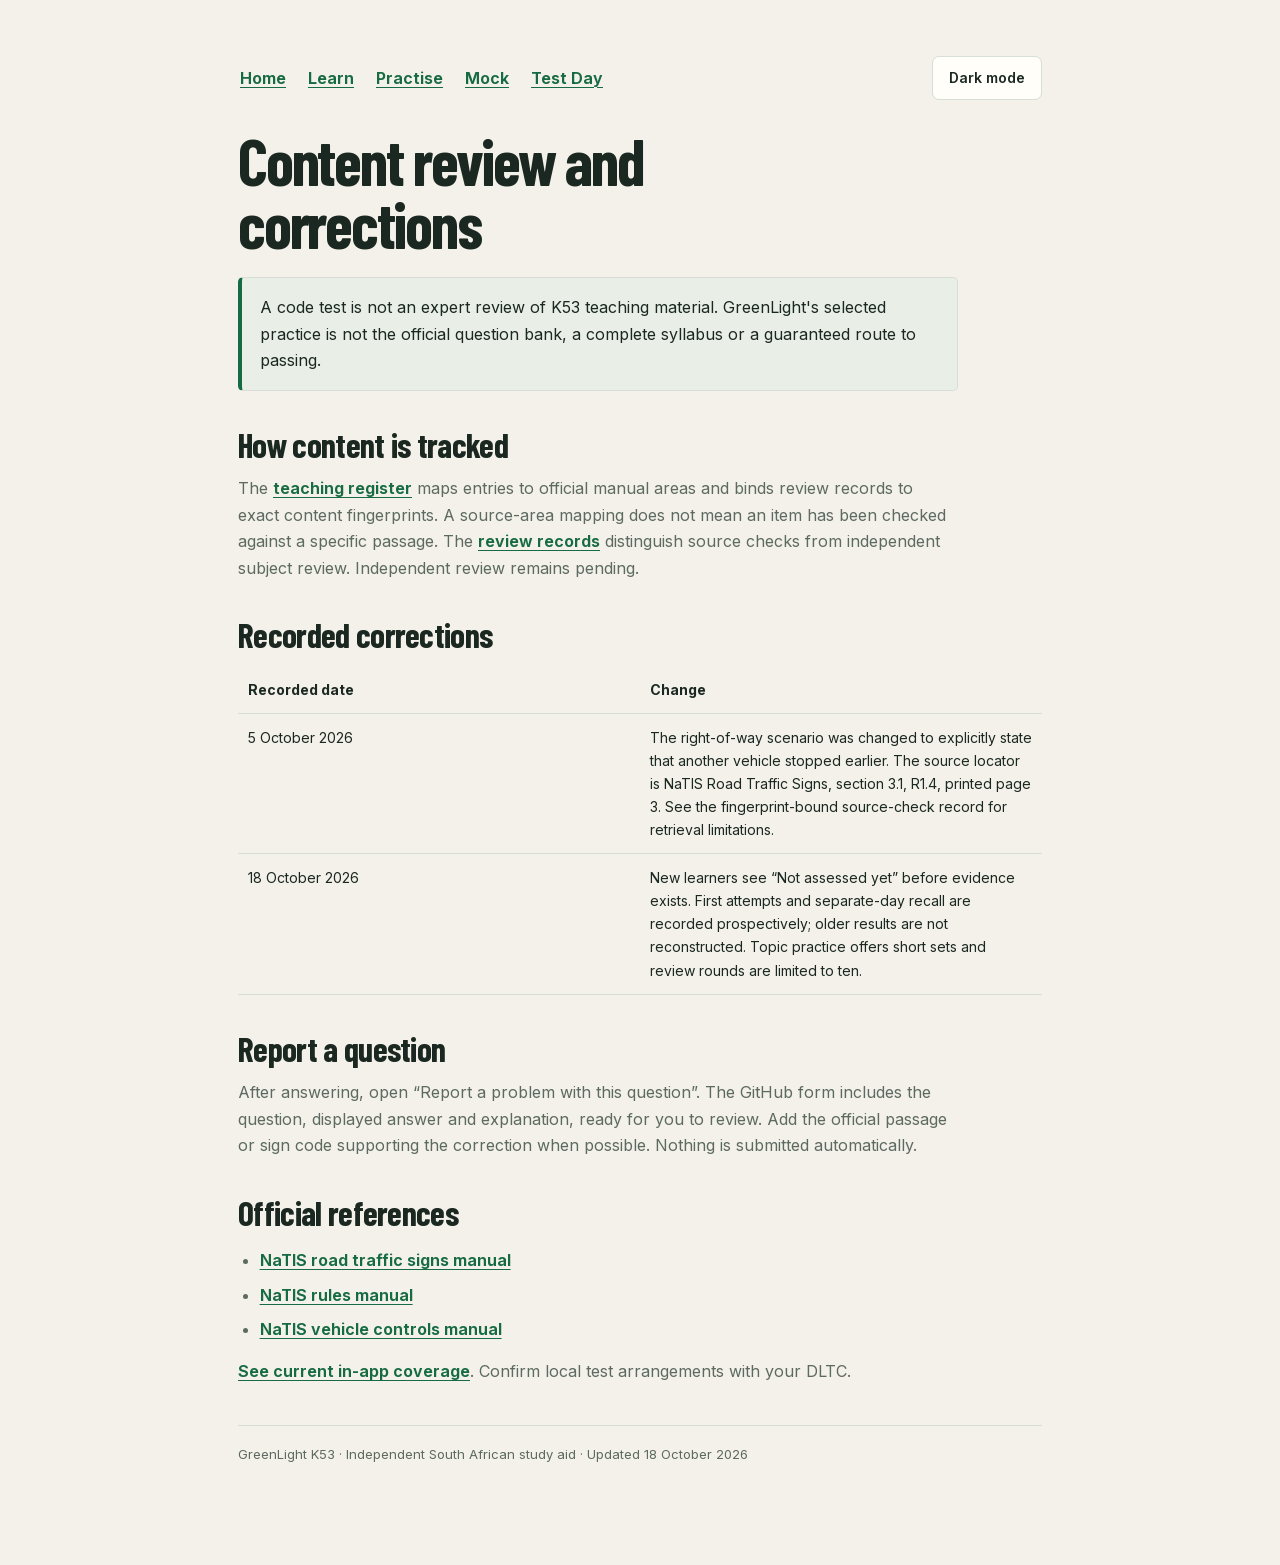
<file: corrections.html>
<!doctype html><html lang="en-ZA"><head><meta charset="utf-8"><meta name="viewport" content="width=device-width, initial-scale=1, viewport-fit=cover"><title>Content review and corrections | GreenLight K53</title><meta name="description" content="Sources, review boundaries and the correction process for GreenLight K53."><link rel="canonical" href="https://k53.skillcert.co.za/corrections.html"><meta name="theme-color" content="#126238"><link rel="stylesheet" href="./assets/fonts/fonts.css">
  <link rel="stylesheet" href="./assets/static-pages.css?v=1"></head><body><main><nav aria-label="GreenLight"><a href="/">Home</a><a href="/?go=learn">Learn</a><a href="/?go=practice">Practise</a><a href="/?go=tests">Mock</a><a href="/?go=checklist">Test Day</a><button type="button" class="theme-toggle" data-theme-toggle aria-pressed="false">Dark mode</button></nav><h1>Content review and corrections</h1><p class="note">A code test is not an expert review of K53 teaching material. GreenLight's selected practice is not the official question bank, a complete syllabus or a guaranteed route to passing.</p><h2>How content is tracked</h2><p>The <a href="content-register.json">teaching register</a> maps entries to official manual areas and binds review records to exact content fingerprints. A source-area mapping does not mean an item has been checked against a specific passage. The <a href="content-reviews.json">review records</a> distinguish source checks from independent subject review. Independent review remains pending.</p><h2>Recorded corrections</h2><table><thead><tr><th scope="col">Recorded date</th><th scope="col">Change</th></tr></thead><tbody><tr><td>5 October 2026</td><td>The right-of-way scenario was changed to explicitly state that another vehicle stopped earlier. The source locator is NaTIS Road Traffic Signs, section 3.1, R1.4, printed page 3. See the fingerprint-bound source-check record for retrieval limitations.</td></tr><tr><td>18 October 2026</td><td>New learners see “Not assessed yet” before evidence exists. First attempts and separate-day recall are recorded prospectively; older results are not reconstructed. Topic practice offers short sets and review rounds are limited to ten.</td></tr></tbody></table><h2>Report a question</h2><p>After answering, open “Report a problem with this question”. The GitHub form includes the question, displayed answer and explanation, ready for you to review. Add the official passage or sign code supporting the correction when possible. Nothing is submitted automatically.</p><h2>Official references</h2><ul><li><a href="https://www.natis.gov.za/index.php/downloads/learner-driver-manual/road-traffic-signs">NaTIS road traffic signs manual</a></li><li><a href="https://www.natis.gov.za/index.php/downloads/learner-driver-manual/rules-of-the-road">NaTIS rules manual</a></li><li><a href="https://www.natis.gov.za/index.php/downloads/learner-driver-manual/vehicle-controls">NaTIS vehicle controls manual</a></li></ul><p><a href="/?go=sources">See current in-app coverage</a>. Confirm local test arrangements with your DLTC.</p><footer>GreenLight K53 · Independent South African study aid · Updated 18 October 2026</footer></main><script src="./assets/static-pages.js?v=1" defer></script></body></html>
</file>
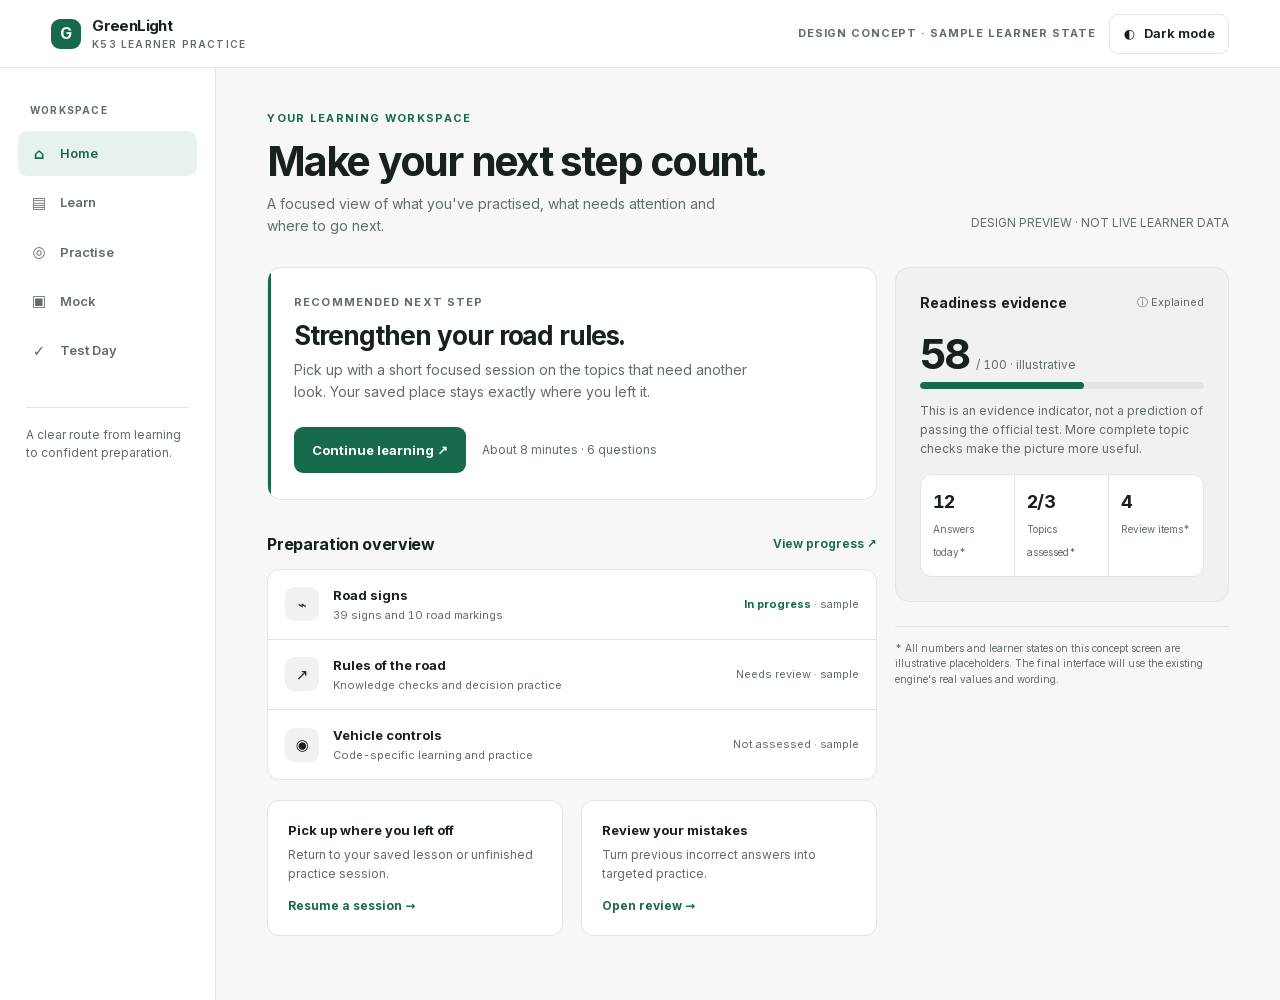
<file: design-preview.html>
<!doctype html>
<html lang="en" data-theme="light">
<head>
<meta charset="utf-8">
<meta name="viewport" content="width=device-width,initial-scale=1,viewport-fit=cover">
<meta name="color-scheme" content="light dark">
<title>GreenLight K53 — Neutral design proposal</title>
<link rel="stylesheet" href="./assets/fonts/fonts.css">
<style>
:root{color-scheme:light;--bg:#f7f8f6;--surface:#fff;--quiet:#f0f2ef;--ink:#18211c;--muted:#626d65;--line:#e1e6e1;--green:#176b4a;--green-strong:#10563b;--green-soft:#e8f2ec;--amber:#94651c;--red:#b6473e;--shadow:0 12px 34px rgba(24,33,28,.07);--radius:14px}
html[data-theme=dark]{color-scheme:dark;--bg:#111713;--surface:#18211b;--quiet:#202b23;--ink:#f1f5f1;--muted:#a8b4aa;--line:#303d34;--green:#65b58a;--green-strong:#83cba2;--green-soft:#243b2d;--amber:#e2bd72;--red:#e58d81;--shadow:0 14px 36px rgba(0,0,0,.25)}
*{box-sizing:border-box}html{scroll-behavior:smooth}body{margin:0;background:var(--bg);color:var(--ink);font:15px/1.55 Inter,system-ui,-apple-system,sans-serif;font-feature-settings:"tnum" 1;-webkit-font-smoothing:antialiased}button{font:inherit;cursor:pointer}button:focus-visible,a:focus-visible{outline:3px solid var(--green);outline-offset:3px}
.shell{min-height:100vh}.top{height:68px;display:flex;align-items:center;justify-content:space-between;padding:0 clamp(18px,4vw,56px);border-bottom:1px solid var(--line);background:var(--surface)}.brand{display:flex;align-items:center;gap:11px;font-weight:720;letter-spacing:-.04em}.mark{width:30px;height:30px;border-radius:9px;background:var(--green);display:grid;place-items:center;color:white;font-weight:800;font-size:16px}.brand small{display:block;font-size:10px;letter-spacing:.12em;text-transform:uppercase;color:var(--muted);font-weight:600}.top-right{display:flex;align-items:center;gap:14px}.preview-label{font-size:11px;letter-spacing:.08em;text-transform:uppercase;color:var(--muted);font-weight:700}.theme{height:40px;padding:0 13px;border:1px solid var(--line);border-radius:9px;color:var(--ink);background:var(--surface);font-size:13px;font-weight:650}
.layout{max-width:1440px;margin:auto;display:grid;grid-template-columns:216px minmax(0,1fr);min-height:calc(100vh - 68px)}.side{padding:30px 18px;border-right:1px solid var(--line);background:var(--surface)}.side-label{font-size:10px;text-transform:uppercase;letter-spacing:.12em;color:var(--muted);font-weight:700;padding:0 12px;margin:5px 0 12px}.nav{display:grid;gap:4px}.nav a{display:flex;align-items:center;gap:12px;padding:11px 12px;border-radius:9px;color:var(--muted);text-decoration:none;font-size:13px;font-weight:600}.nav a.active{background:var(--green-soft);color:var(--green)}.nav-icon{width:18px;text-align:center;font-size:15px}.side-note{margin:34px 8px 0;padding-top:18px;border-top:1px solid var(--line);font-size:12px;color:var(--muted)}
main{padding:42px clamp(20px,4vw,58px) 64px;max-width:1240px;width:100%;margin:0 auto}.eyebrow{font-size:11px;letter-spacing:.12em;text-transform:uppercase;color:var(--green);font-weight:750;margin-bottom:12px}.heading{display:flex;align-items:flex-end;justify-content:space-between;gap:20px;margin-bottom:30px}.heading h1{font-size:clamp(30px,3.2vw,43px);line-height:1.08;letter-spacing:-.055em;margin:0;font-weight:720}.heading p{margin:10px 0 0;color:var(--muted);max-width:52ch;font-size:14px}.date{color:var(--muted);font-size:12px;white-space:nowrap;padding-bottom:4px}
.columns{display:grid;grid-template-columns:minmax(0,1.55fr) minmax(280px,.85fr);gap:18px;align-items:start}.primary{min-width:0}.next{background:var(--surface);border:1px solid var(--line);border-radius:var(--radius);padding:26px;position:relative;overflow:hidden}.next:before{content:"";position:absolute;left:0;top:0;bottom:0;width:3px;background:var(--green)}.kicker{font-size:11px;letter-spacing:.1em;text-transform:uppercase;font-weight:750;color:var(--muted)}.next h2{font-size:26px;letter-spacing:-.04em;line-height:1.18;margin:10px 0 8px}.next p{font-size:14px;color:var(--muted);margin:0;max-width:54ch}.next-bottom{display:flex;align-items:center;gap:16px;margin-top:24px;flex-wrap:wrap}.primary-btn{border:0;border-radius:9px;padding:13px 18px;background:var(--green);color:white;font-weight:700;font-size:13px}.primary-btn:hover{background:var(--green-strong)}.subtle-link{font-size:13px;color:var(--green);text-decoration:none;font-weight:650}.meta{font-size:12px;color:var(--muted)}
.readiness{background:var(--quiet);border:1px solid var(--line);border-radius:var(--radius);padding:24px}.readiness-head{display:flex;justify-content:space-between;align-items:center;gap:10px}.readiness h3{font-size:14px;margin:0;font-weight:700}.info{font-size:11px;color:var(--muted)}.score{display:flex;align-items:baseline;gap:7px;margin:20px 0 7px}.score strong{font-size:42px;line-height:1;letter-spacing:-.06em;font-weight:730}.score span{font-size:12px;color:var(--muted)}.meter{height:7px;border-radius:9px;background:var(--line);overflow:hidden}.meter i{display:block;width:58%;height:100%;border-radius:9px;background:var(--green)}.readiness p{font-size:12px;color:var(--muted);margin:13px 0 0}.evidence{display:grid;grid-template-columns:repeat(3,1fr);gap:1px;background:var(--line);border:1px solid var(--line);border-radius:12px;overflow:hidden;margin-top:16px}.evidence div{background:var(--surface);padding:13px 12px}.evidence strong{display:block;font-size:18px;letter-spacing:-.04em}.evidence span{font-size:10px;color:var(--muted)}
.section{margin-top:32px}.section-head{display:flex;align-items:center;justify-content:space-between;gap:16px;margin-bottom:12px}.section-head h3{font-size:16px;letter-spacing:-.02em;margin:0}.section-head a{font-size:12px;color:var(--green);text-decoration:none;font-weight:650}.topics{background:var(--surface);border:1px solid var(--line);border-radius:12px;overflow:hidden}.topic{display:grid;grid-template-columns:36px minmax(0,1fr) auto;gap:12px;align-items:center;padding:15px 17px;border-bottom:1px solid var(--line)}.topic:last-child{border-bottom:0}.topic-icon{width:34px;height:34px;display:grid;place-items:center;background:var(--quiet);border-radius:9px;font-size:15px}.topic strong{display:block;font-size:13px}.topic small{display:block;font-size:11px;color:var(--muted);margin-top:2px}.status{font-size:11px;color:var(--muted);white-space:nowrap}.status b{color:var(--green);font-weight:700}.lower{display:grid;grid-template-columns:1fr 1fr;gap:18px;margin-top:20px}.mini{padding:19px 20px;border:1px solid var(--line);border-radius:12px;background:var(--surface)}.mini h4{font-size:13px;margin:0 0 6px}.mini p{font-size:12px;color:var(--muted);margin:0}.mini a{display:inline-block;margin-top:13px;font-size:12px;font-weight:700;color:var(--green);text-decoration:none}
.disclaimer{font-size:10px;color:var(--muted);margin:24px 0 0;padding-top:14px;border-top:1px solid var(--line)}
@media(max-width:900px){.layout{grid-template-columns:1fr}.side{border-right:0;border-bottom:1px solid var(--line);padding:10px 16px;position:sticky;top:0;z-index:4}.side-label,.side-note{display:none}.nav{display:flex;overflow-x:auto;gap:5px}.nav a{white-space:nowrap;padding:10px 12px}.columns{grid-template-columns:1fr}.readiness{display:grid;grid-template-columns:1fr 1fr;gap:0 18px}.readiness-head{grid-column:1/-1}.score{margin:14px 0 8px}.meter{align-self:center}.readiness p{grid-column:1/-1}.evidence{grid-column:1/-1}}
@media(max-width:560px){.top{height:60px;padding:0 16px}.preview-label{display:none}.layout{min-height:calc(100vh - 60px)}.side{padding:7px 10px}.nav a{font-size:12px;padding:9px 10px}.nav-icon{display:none}main{padding:29px 16px 48px}.heading{display:block;margin-bottom:20px}.heading h1{font-size:34px}.date{display:block;margin-top:12px}.next{padding:22px 19px}.next h2{font-size:23px}.readiness{padding:19px}.evidence div{padding:11px 8px}.evidence strong{font-size:16px}.evidence span{font-size:9px}.topic{padding:13px 12px;grid-template-columns:34px minmax(0,1fr)}.status{grid-column:2}.lower{grid-template-columns:1fr;gap:10px}.section{margin-top:26px}}
@media(prefers-reduced-motion:reduce){html{scroll-behavior:auto}*,*:before,*:after{animation-duration:.01ms!important;transition-duration:.01ms!important}}
</style>
</head>
<body>
<div class="shell">
<header class="top">
  <div class="brand"><span class="mark" aria-hidden="true">G</span><span>GreenLight <small>K53 learner practice</small></span></div>
  <div class="top-right"><span class="preview-label">Design concept · sample learner state</span><button class="theme" id="themeToggle" type="button" aria-pressed="false">◐ &nbsp; Dark mode</button></div>
</header>
<div class="layout">
<aside class="side" aria-label="Primary navigation">
  <div class="side-label">Workspace</div>
  <nav class="nav">
    <a class="active" href="#home" aria-current="page"><span class="nav-icon">⌂</span>Home</a>
    <a href="#learn"><span class="nav-icon">▤</span>Learn</a>
    <a href="#practise"><span class="nav-icon">◎</span>Practise</a>
    <a href="#mock"><span class="nav-icon">▣</span>Mock</a>
    <a href="#test-day"><span class="nav-icon">✓</span>Test Day</a>
  </nav>
  <p class="side-note">A clear route from learning to confident preparation.</p>
</aside>
<main id="home">
  <div class="heading">
    <div><div class="eyebrow">Your learning workspace</div><h1>Make your next step count.</h1><p>A focused view of what you've practised, what needs attention and where to go next.</p></div>
    <div class="date">DESIGN PREVIEW · NOT LIVE LEARNER DATA</div>
  </div>
  <div class="columns">
    <div class="primary">
      <section class="next" aria-labelledby="nextTitle">
        <div class="kicker">Recommended next step</div>
        <h2 id="nextTitle">Strengthen your road rules.</h2>
        <p>Pick up with a short focused session on the topics that need another look. Your saved place stays exactly where you left it.</p>
        <div class="next-bottom"><button class="primary-btn" type="button">Continue learning <span aria-hidden="true">↗</span></button><span class="meta">About 8 minutes · 6 questions</span></div>
      </section>
      <section class="section">
        <div class="section-head"><h3>Preparation overview</h3><a href="#progress">View progress ↗</a></div>
        <div class="topics">
          <div class="topic"><span class="topic-icon" aria-hidden="true">⌁</span><div><strong>Road signs</strong><small>39 signs and 10 road markings</small></div><span class="status"><b>In progress</b> · sample</span></div>
          <div class="topic"><span class="topic-icon" aria-hidden="true">↗</span><div><strong>Rules of the road</strong><small>Knowledge checks and decision practice</small></div><span class="status">Needs review · sample</span></div>
          <div class="topic"><span class="topic-icon" aria-hidden="true">◉</span><div><strong>Vehicle controls</strong><small>Code-specific learning and practice</small></div><span class="status">Not assessed · sample</span></div>
        </div>
      </section>
      <div class="lower">
        <section class="mini"><h4>Pick up where you left off</h4><p>Return to your saved lesson or unfinished practice session.</p><a href="#resume">Resume a session →</a></section>
        <section class="mini"><h4>Review your mistakes</h4><p>Turn previous incorrect answers into targeted practice.</p><a href="#review">Open review →</a></section>
      </div>
    </div>
    <aside>
      <section class="readiness" aria-labelledby="readinessTitle">
        <div class="readiness-head"><h3 id="readinessTitle">Readiness evidence</h3><span class="info">ⓘ Explained</span></div>
        <div class="score"><strong>58</strong><span>/ 100 · illustrative</span></div>
        <div class="meter" role="img" aria-label="Illustrative readiness indicator, 58 out of 100"><i></i></div>
        <p>This is an evidence indicator, not a prediction of passing the official test. More complete topic checks make the picture more useful.</p>
        <div class="evidence">
          <div><strong>12</strong><span>Answers today*</span></div>
          <div><strong>2/3</strong><span>Topics assessed*</span></div>
          <div><strong>4</strong><span>Review items*</span></div>
        </div>
      </section>
      <p class="disclaimer">* All numbers and learner states on this concept screen are illustrative placeholders. The final interface will use the existing engine's real values and wording.</p>
    </aside>
  </div>
</main>
</div>
</div>
<script src="./design-preview.js" defer></script>
</body>
</html>
</file>
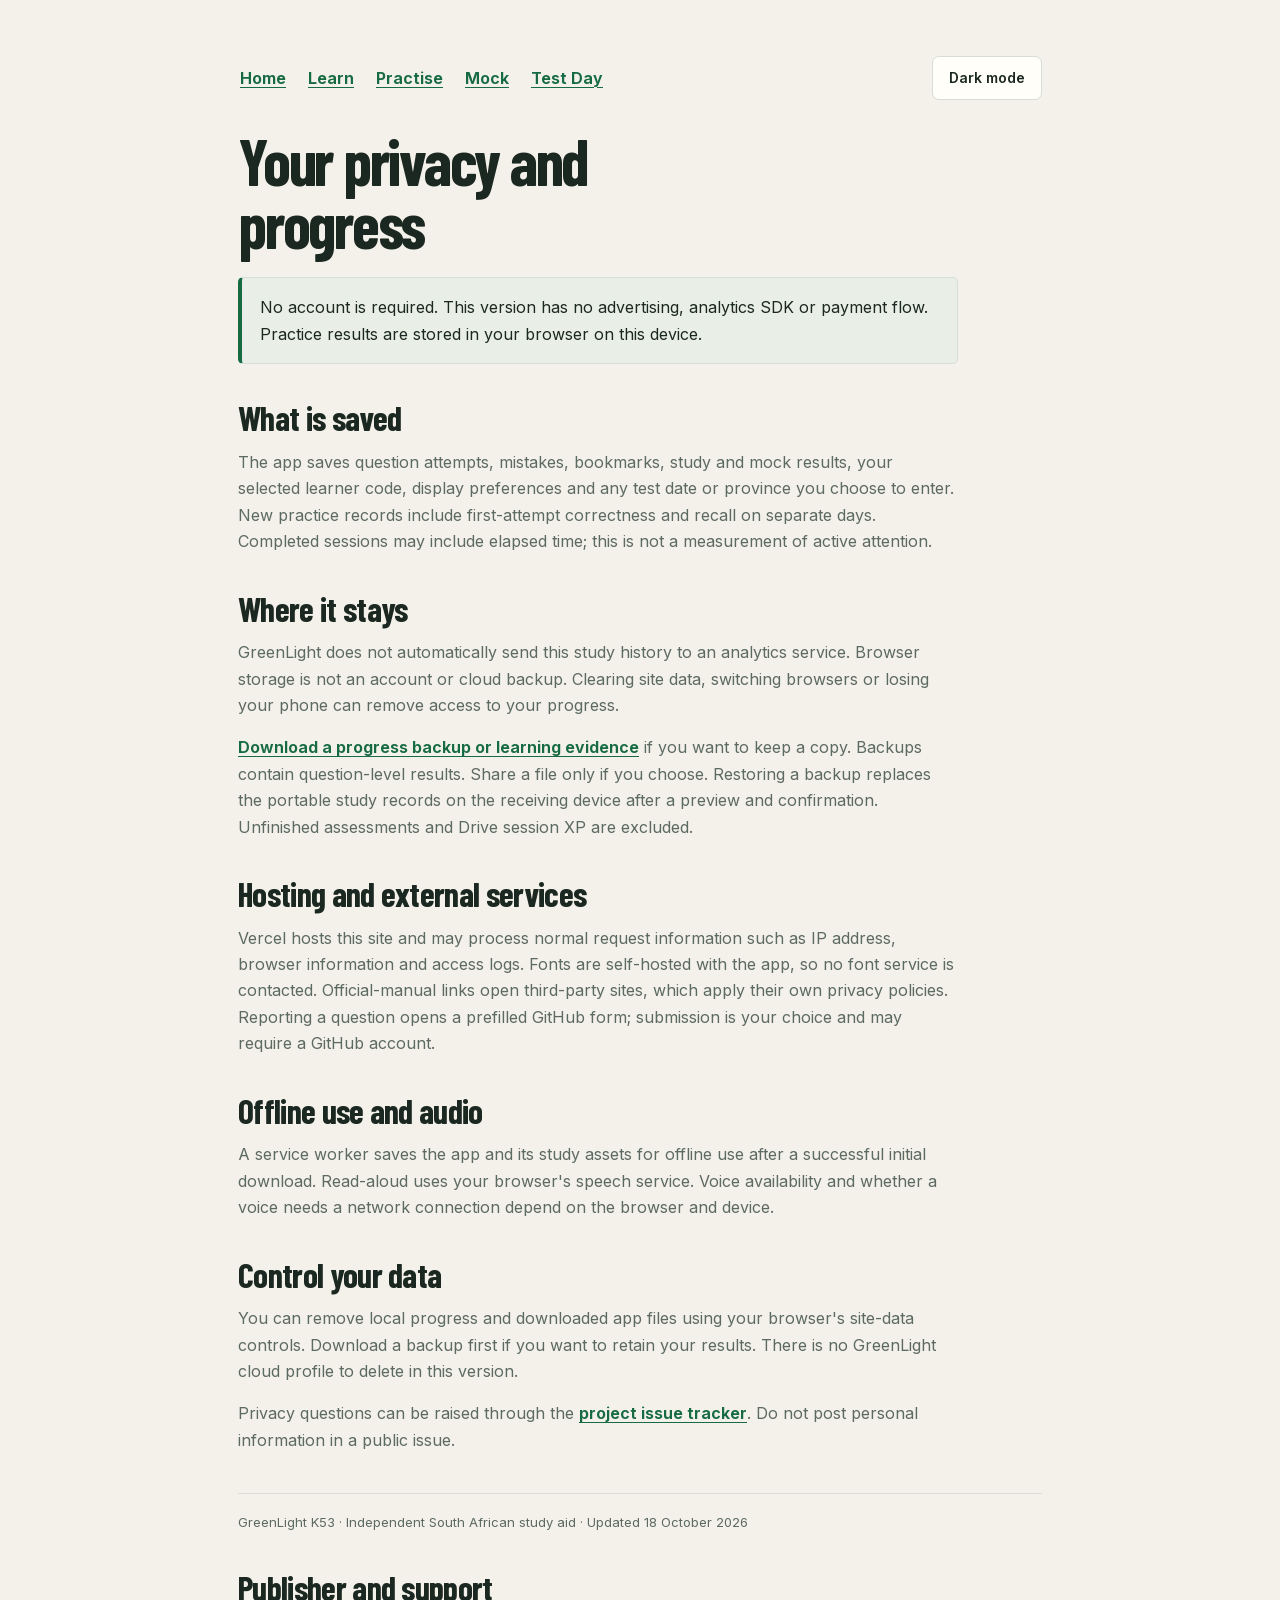
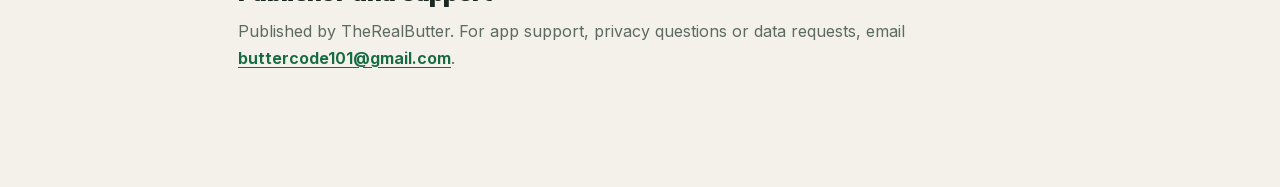
<file: privacy.html>
<!doctype html><html lang="en-ZA"><head><meta charset="utf-8"><meta name="viewport" content="width=device-width, initial-scale=1, viewport-fit=cover"><title>Your privacy and progress | GreenLight K53</title><meta name="description" content="How GreenLight K53 stores progress, handles backups and uses hosting."><link rel="canonical" href="https://k53.skillcert.co.za/privacy.html"><meta name="theme-color" content="#126238"><link rel="stylesheet" href="./assets/fonts/fonts.css">
  <link rel="stylesheet" href="./assets/static-pages.css?v=1"></head><body><main><nav aria-label="GreenLight"><a href="/">Home</a><a href="/?go=learn">Learn</a><a href="/?go=practice">Practise</a><a href="/?go=tests">Mock</a><a href="/?go=checklist">Test Day</a><button type="button" class="theme-toggle" data-theme-toggle aria-pressed="false">Dark mode</button></nav><h1>Your privacy and progress</h1><p class="note">No account is required. This version has no advertising, analytics SDK or payment flow. Practice results are stored in your browser on this device.</p><h2>What is saved</h2><p>The app saves question attempts, mistakes, bookmarks, study and mock results, your selected learner code, display preferences and any test date or province you choose to enter. New practice records include first-attempt correctness and recall on separate days. Completed sessions may include elapsed time; this is not a measurement of active attention.</p><h2>Where it stays</h2><p>GreenLight does not automatically send this study history to an analytics service. Browser storage is not an account or cloud backup. Clearing site data, switching browsers or losing your phone can remove access to your progress.</p><p><a href="/?go=progress">Download a progress backup or learning evidence</a> if you want to keep a copy. Backups contain question-level results. Share a file only if you choose. Restoring a backup replaces the portable study records on the receiving device after a preview and confirmation. Unfinished assessments and Drive session XP are excluded.</p><h2>Hosting and external services</h2><p>Vercel hosts this site and may process normal request information such as IP address, browser information and access logs. Fonts are self-hosted with the app, so no font service is contacted. Official-manual links open third-party sites, which apply their own privacy policies. Reporting a question opens a prefilled GitHub form; submission is your choice and may require a GitHub account.</p><h2>Offline use and audio</h2><p>A service worker saves the app and its study assets for offline use after a successful initial download. Read-aloud uses your browser's speech service. Voice availability and whether a voice needs a network connection depend on the browser and device.</p><h2>Control your data</h2><p>You can remove local progress and downloaded app files using your browser's site-data controls. Download a backup first if you want to retain your results. There is no GreenLight cloud profile to delete in this version.</p><p>Privacy questions can be raised through the <a href="https://github.com/buttercode101/Greenlight-k53/issues">project issue tracker</a>. Do not post personal information in a public issue.</p><footer>GreenLight K53 · Independent South African study aid · Updated 18 October 2026</footer><h2>Publisher and support</h2><p>Published by TheRealButter. For app support, privacy questions or data requests, email <a href="mailto:buttercode101@gmail.com">buttercode101@gmail.com</a>.</p></main><script src="./assets/static-pages.js?v=1" defer></script></body></html>
</file>
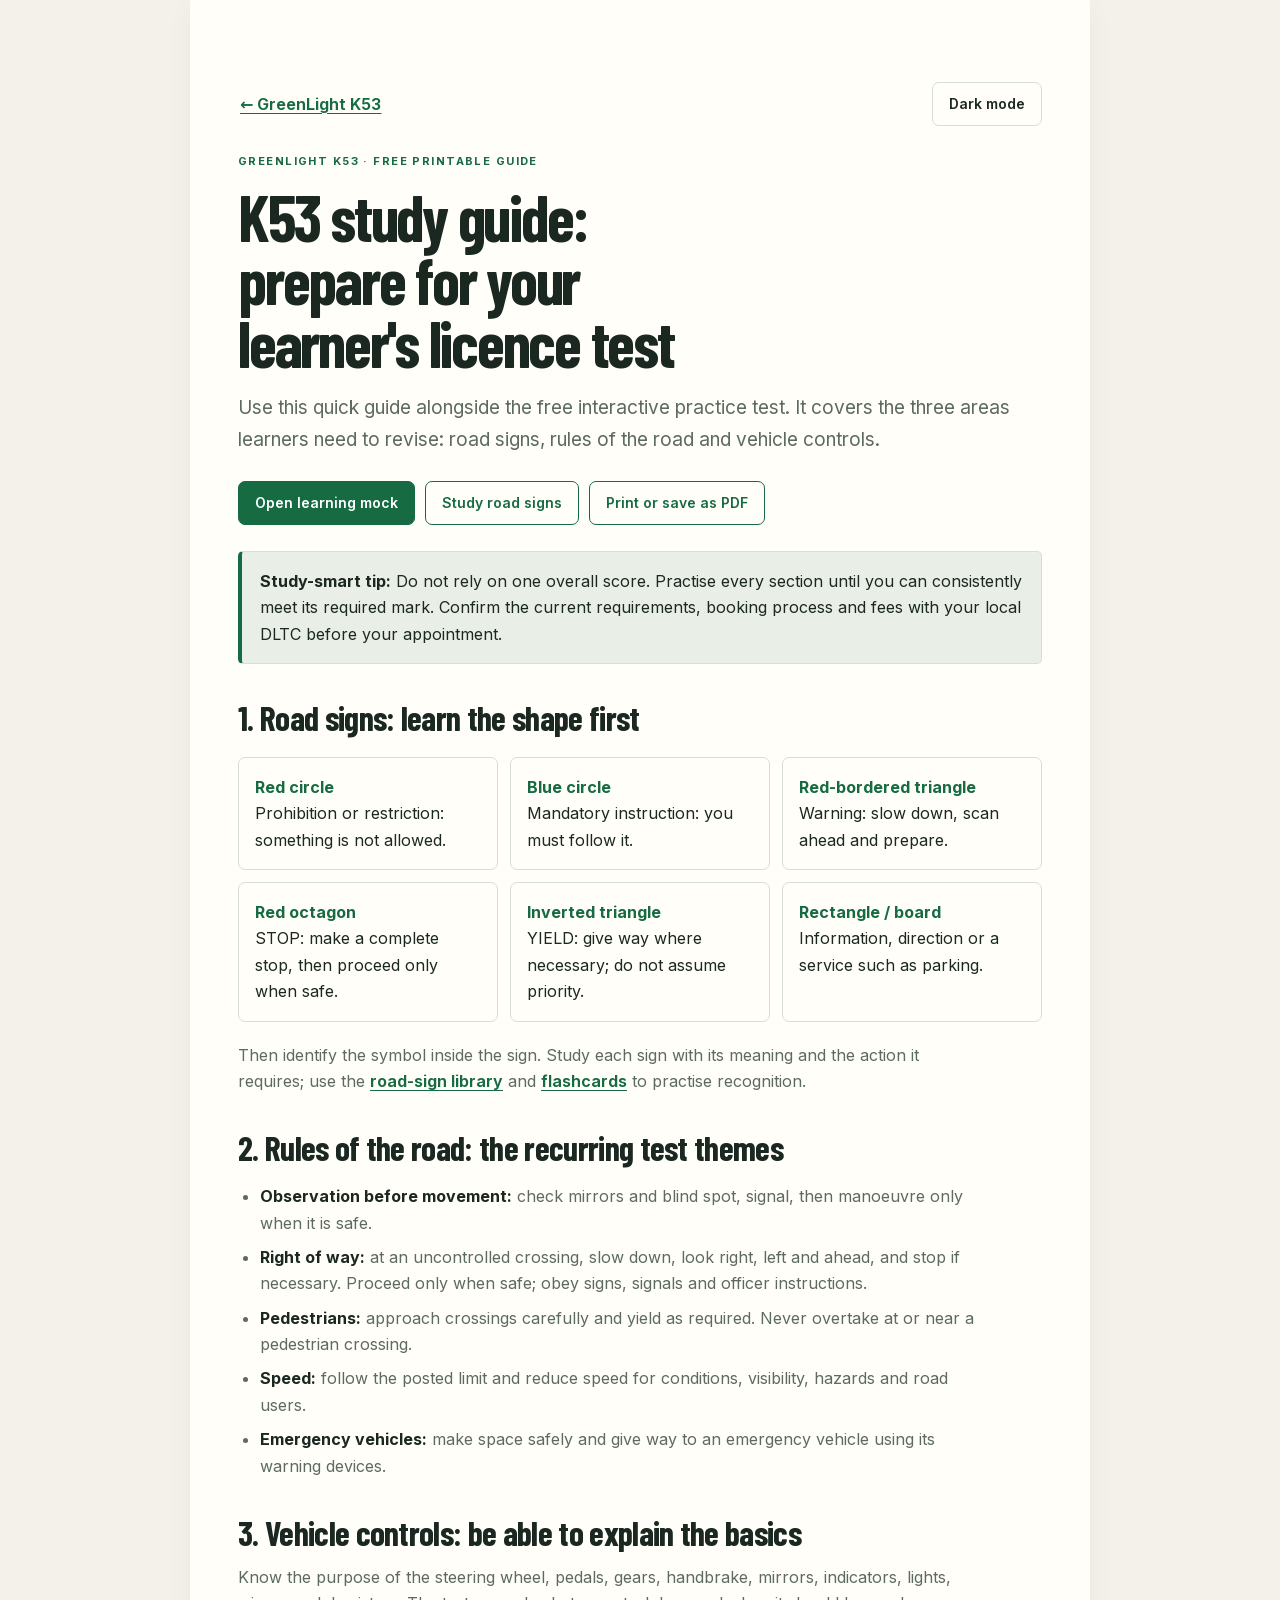
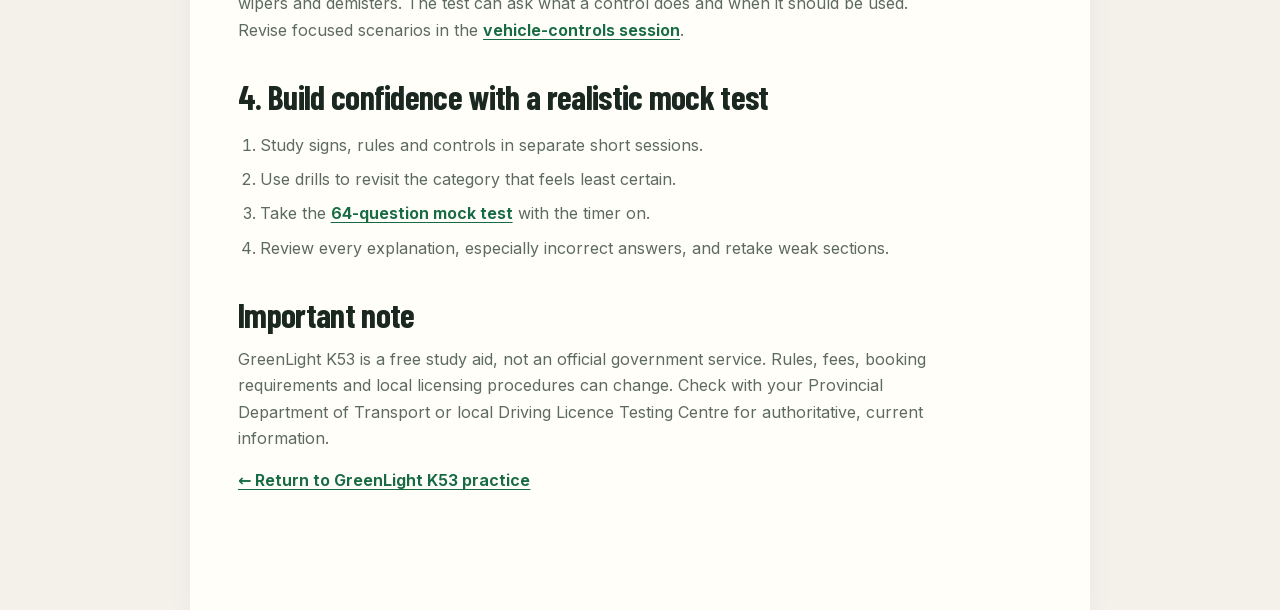
<file: study-guide.html>
<!doctype html>
<html lang="en-ZA">
<head>
  <meta charset="utf-8">
  <meta name="viewport" content="width=device-width, initial-scale=1, viewport-fit=cover">
  <title>K53 Study Guide 2026: Road Signs, Rules & Learner's Licence Test Tips</title>
  <meta name="description" content="Free printable K53 study guide for South African learner's licence candidates: road-sign meanings, rules of the road, vehicle-control reminders and mock-test tips.">
  <link rel="canonical" href="https://k53.skillcert.co.za/study-guide.html">
  <link rel="stylesheet" href="./assets/fonts/fonts.css">
  <link rel="stylesheet" href="./assets/static-pages.css?v=1">
<meta name="theme-color" content="#f3f1e9">
</head>
<body><main class="wrap">
  <nav class="actions page-nav" aria-label="Guide navigation"><a href="index.html">← GreenLight K53</a><button type="button" class="theme-toggle" data-theme-toggle aria-pressed="false">Dark mode</button></nav><p class="eyebrow">GreenLight K53 · free printable guide</p>
  <h1>K53 study guide: prepare for your learner's licence test</h1>
  <p class="lead">Use this quick guide alongside the free interactive practice test. It covers the three areas learners need to revise: road signs, rules of the road and vehicle controls.</p>
  <div class="actions"><a class="button" href="index.html?go=mock">Open learning mock</a><a class="button alt" href="index.html?go=session1">Study road signs</a><button class="button alt" id="printGuide">Print or save as PDF</button></div>
  <aside class="callout"><strong>Study-smart tip:</strong> Do not rely on one overall score. Practise every section until you can consistently meet its required mark. Confirm the current requirements, booking process and fees with your local DLTC before your appointment.</aside>
  <h2>1. Road signs: learn the shape first</h2>
  <div class="grid"><div class="card"><b>Red circle</b>Prohibition or restriction: something is not allowed.</div><div class="card"><b>Blue circle</b>Mandatory instruction: you must follow it.</div><div class="card"><b>Red-bordered triangle</b>Warning: slow down, scan ahead and prepare.</div><div class="card"><b>Red octagon</b>STOP: make a complete stop, then proceed only when safe.</div><div class="card"><b>Inverted triangle</b>YIELD: give way where necessary; do not assume priority.</div><div class="card"><b>Rectangle / board</b>Information, direction or a service such as parking.</div></div>
  <p>Then identify the symbol inside the sign. Study each sign with its meaning and the action it requires; use the <a href="index.html?go=session1">road-sign library</a> and <a href="index.html?go=flash">flashcards</a> to practise recognition.</p>
  <h2>2. Rules of the road: the recurring test themes</h2>
  <ul><li><strong>Observation before movement:</strong> check mirrors and blind spot, signal, then manoeuvre only when it is safe.</li><li><strong>Right of way:</strong> at an uncontrolled crossing, slow down, look right, left and ahead, and stop if necessary. Proceed only when safe; obey signs, signals and officer instructions.</li><li><strong>Pedestrians:</strong> approach crossings carefully and yield as required. Never overtake at or near a pedestrian crossing.</li><li><strong>Speed:</strong> follow the posted limit and reduce speed for conditions, visibility, hazards and road users.</li><li><strong>Emergency vehicles:</strong> make space safely and give way to an emergency vehicle using its warning devices.</li></ul>
  <h2>3. Vehicle controls: be able to explain the basics</h2>
  <p>Know the purpose of the steering wheel, pedals, gears, handbrake, mirrors, indicators, lights, wipers and demisters. The test can ask what a control does and when it should be used. Revise focused scenarios in the <a href="index.html?go=session3">vehicle-controls session</a>.</p>
  <h2>4. Build confidence with a realistic mock test</h2>
  <ol><li>Study signs, rules and controls in separate short sessions.</li><li>Use drills to revisit the category that feels least certain.</li><li>Take the <a href="index.html?go=mock">64-question mock test</a> with the timer on.</li><li>Review every explanation, especially incorrect answers, and retake weak sections.</li></ol>
  <h2>Important note</h2>
  <p>GreenLight K53 is a free study aid, not an official government service. Rules, fees, booking requirements and local licensing procedures can change. Check with your Provincial Department of Transport or local Driving Licence Testing Centre for authoritative, current information.</p>
  <p><a href="index.html">← Return to GreenLight K53 practice</a></p>
</main><script src="assets/print.js"></script>
<script src="./assets/static-pages.js?v=1" defer></script>
</body></html>
</file>
<file: assets/fonts/fonts.css>
/* Self-hosted fonts — GreenLight K53 (replaces Google Fonts).
   Inter variable (wght 400-700) + Barlow Condensed static 700/800.
   Latin subsets. All OFL-licensed; see README.md in this folder.
   font-display:swap keeps text visible while fonts load. */
@font-face {
  font-family: 'Inter';
  font-style: normal;
  font-weight: 400 700;
  font-display: swap;
  src: url('./inter-var.woff2') format('woff2');
  unicode-range: U+0000-00FF, U+0131, U+0152-0153, U+02BB-02BC, U+02C6, U+02DA, U+02DC, U+0304, U+0308, U+0329, U+2000-206F, U+20AC, U+2122, U+2191, U+2193, U+2212, U+2215, U+FEFF, U+FFFD;
}
@font-face {
  font-family: 'Barlow Condensed';
  font-style: normal;
  font-weight: 700;
  font-display: swap;
  src: url('./barlowcondensed-700.woff2') format('woff2');
  unicode-range: U+0000-00FF, U+0131, U+0152-0153, U+02BB-02BC, U+02C6, U+02DA, U+02DC, U+0304, U+0308, U+0329, U+2000-206F, U+20AC, U+2122, U+2191, U+2193, U+2212, U+2215, U+FEFF, U+FFFD;
}
@font-face {
  font-family: 'Barlow Condensed';
  font-style: normal;
  font-weight: 800;
  font-display: swap;
  src: url('./barlowcondensed-800.woff2') format('woff2');
  unicode-range: U+0000-00FF, U+0131, U+0152-0153, U+02BB-02BC, U+02C6, U+02DA, U+02DC, U+0304, U+0308, U+0329, U+2000-206F, U+20AC, U+2122, U+2191, U+2193, U+2212, U+2215, U+FEFF, U+FFFD;
}
</file>
<file: assets/static-pages.css>
/* Shared support-page system — same paper/forest identity as the GreenLight app. */
:root{color-scheme:light;--sp-canvas:#f3f1e9;--sp-surface:#fffef9;--sp-surface-2:#e9eee7;--sp-ink:#1b2821;--sp-muted:#5d6a61;--sp-line:#d7ded5;--sp-accent:#176b43;--sp-accent-ink:#fff;--sp-accent-soft:#e4efe6;--sp-focus:#176b43;--sp-shadow:0 8px 28px rgba(22,36,27,.045)}
html[data-theme="dark"]{color-scheme:dark;--sp-canvas:#101812;--sp-surface:#18241c;--sp-surface-2:#202d24;--sp-ink:#f2f5ef;--sp-muted:#b7c4b8;--sp-line:#394a3d;--sp-accent:#a6dfb6;--sp-accent-ink:#102016;--sp-accent-soft:#253d2e;--sp-focus:#a6dfb6;--sp-shadow:0 8px 28px rgba(0,0,0,.22)}
*,*::before,*::after{box-sizing:border-box}
html{min-width:0;max-width:100%;background:var(--sp-canvas);scroll-behavior:smooth}
body{min-width:0;max-width:100%;margin:0;background:var(--sp-canvas);color:var(--sp-ink);font-family:Inter,system-ui,-apple-system,"Segoe UI",sans-serif;font-size:16px;line-height:1.65;-webkit-font-smoothing:antialiased;text-rendering:optimizeLegibility}
main,.wrap{width:min(100%,900px);min-width:0;margin-inline:auto;padding:clamp(20px,5vw,56px) clamp(16px,5vw,48px) clamp(72px,8vw,100px)}
.wrap{background:var(--sp-surface);box-shadow:var(--sp-shadow);min-height:100vh}
h1,h2,h3{color:var(--sp-ink);font-family:"Barlow Condensed",Inter,system-ui,sans-serif;overflow-wrap:anywhere}
h1{font-size:clamp(38px,6vw,64px);line-height:.98;letter-spacing:-.035em;margin:10px 0 18px;max-width:18ch}
h2{font-size:clamp(25px,3.6vw,34px);line-height:1.08;letter-spacing:-.02em;margin:36px 0 12px}
h3{font-size:22px;line-height:1.15}
p,li,dd,dt,figcaption,blockquote{max-width:72ch;color:var(--sp-muted);overflow-wrap:anywhere}
p{margin:0 0 16px}
strong,b{color:var(--sp-ink)}
.eyebrow{color:var(--sp-accent);font-size:11px;font-weight:800;letter-spacing:.13em;text-transform:uppercase}
.lead{font-size:clamp(16px,2vw,19px);line-height:1.65;color:var(--sp-muted);max-width:66ch}
a{color:var(--sp-accent);font-weight:650;text-decoration-thickness:1px;text-underline-offset:3px;overflow-wrap:anywhere}
a:hover{text-decoration-thickness:2px}
nav{display:flex;flex-wrap:wrap;align-items:center;gap:8px 18px;margin:0 0 30px;min-width:0}
nav a{display:inline-flex;align-items:center;justify-content:center;min-width:44px;min-height:44px;padding:4px 2px}
nav .theme-toggle{margin-left:auto}
.theme-toggle,.button{display:inline-flex;align-items:center;justify-content:center;gap:8px;min-width:44px;min-height:44px;padding:10px 16px;border:1px solid var(--sp-line);border-radius:7px;background:var(--sp-surface);color:var(--sp-ink);font:600 14px/1.25 Inter,system-ui,sans-serif;text-decoration:none;cursor:pointer;max-width:100%;white-space:normal;overflow-wrap:anywhere;transition:background-color 160ms ease,border-color 160ms ease,transform 160ms ease}
.button{background:var(--sp-accent);border-color:var(--sp-accent);color:var(--sp-accent-ink)}
.button.alt{background:transparent;border-color:var(--sp-accent);color:var(--sp-accent)}
.theme-toggle:hover,.button.alt:hover{background:var(--sp-accent-soft)}
.button:hover{filter:brightness(1.06)}
.actions{display:flex;align-items:center;flex-wrap:wrap;gap:10px;margin:26px 0}
.callout,.note{padding:16px 18px;border:1px solid var(--sp-line);border-left:4px solid var(--sp-accent);border-radius:5px;background:var(--sp-surface-2);color:var(--sp-ink);margin:22px 0}
.grid{display:grid;grid-template-columns:repeat(3,minmax(0,1fr));gap:12px;margin:20px 0}
.card{min-width:0;padding:16px;border:1px solid var(--sp-line);border-radius:7px;background:var(--sp-surface)}
.card b{display:block;color:var(--sp-accent);overflow-wrap:anywhere}
ul,ol{padding-inline-start:1.35em}
li+li{margin-top:8px}
table{width:100%;max-width:100%;border-collapse:collapse;table-layout:fixed;font-size:14px}
th,td{padding:12px 10px;border-bottom:1px solid var(--sp-line);text-align:left;vertical-align:top;overflow-wrap:anywhere}
th{color:var(--sp-ink);font-weight:700}
footer{margin-top:40px;padding-top:18px;border-top:1px solid var(--sp-line);font-size:13px;color:var(--sp-muted)}
:where(button,a,input,select,textarea,summary,[tabindex]):focus-visible{outline:3px solid var(--sp-focus);outline-offset:3px}
img,svg,video,canvas{max-width:100%;height:auto}
pre,code{max-width:100%;white-space:pre-wrap;overflow-wrap:anywhere}
hr{border:0;border-top:1px solid var(--sp-line);margin:28px 0}
@media(max-width:760px){.grid{grid-template-columns:repeat(2,minmax(0,1fr))}}
@media(max-width:560px){main,.wrap{padding:24px 16px calc(64px + env(safe-area-inset-bottom));padding-inline-start:max(16px,env(safe-area-inset-left));padding-inline-end:max(16px,env(safe-area-inset-right))}.wrap{min-height:100dvh}.grid{grid-template-columns:minmax(0,1fr)}nav{gap:4px 12px}nav .theme-toggle{margin-left:0}table{font-size:13px}th,td{padding:10px 7px}}
@media(max-width:360px){main,.wrap{padding-inline-start:max(14px,env(safe-area-inset-left));padding-inline-end:max(14px,env(safe-area-inset-right))}}
@media(prefers-reduced-motion:reduce){html{scroll-behavior:auto}.theme-toggle,.button{transition:none}}
@media print{:root{color-scheme:light;--sp-canvas:#fff;--sp-surface:#fff;--sp-ink:#111;--sp-muted:#333;--sp-line:#bbb}body,.wrap{background:#fff;box-shadow:none}main,.wrap{width:100%;max-width:none;padding:0}.page-nav,.actions,.theme-toggle{display:none!important}a{color:#111;text-decoration:underline}}
</file>
